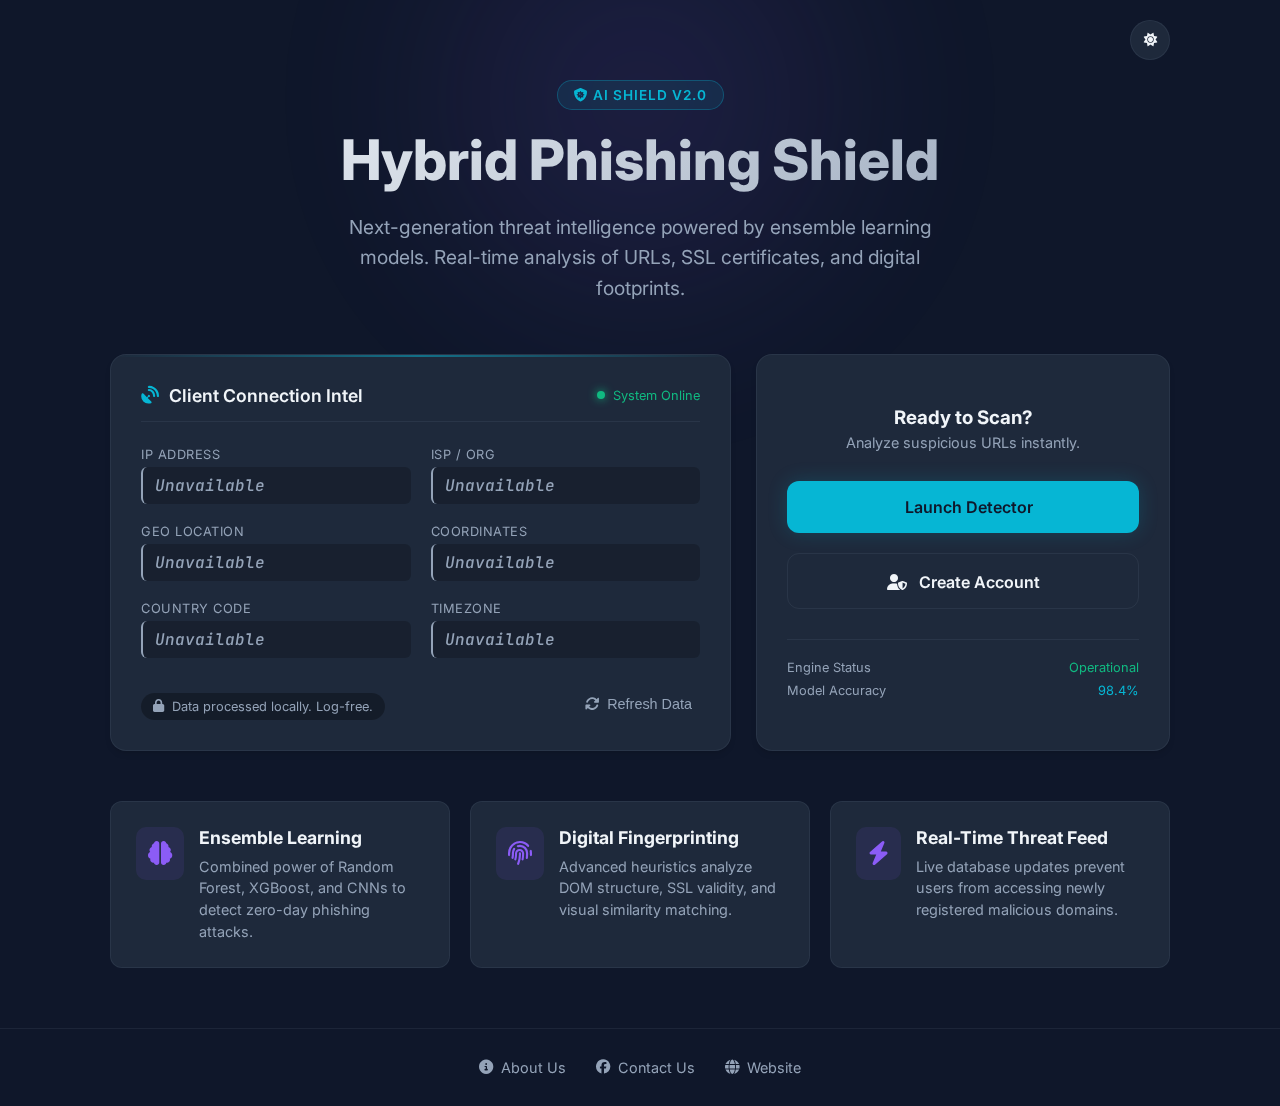
<file: templates/landing.html>
<!DOCTYPE html>
<html lang="en">
<head>
    <meta charset="UTF-8">
    <meta name="viewport" content="width=device-width, initial-scale=1.0">
    <title>AI Shield - Threat Intelligence & Phishing Defense</title>
    <link rel="stylesheet" href="https://cdnjs.cloudflare.com/ajax/libs/font-awesome/6.4.0/css/all.min.css">
    <link href="https://fonts.googleapis.com/css2?family=Inter:wght@300;400;600;800&family=JetBrains+Mono:wght@400;700&display=swap" rel="stylesheet">
    <style>
        :root {
            /* --- Dark Mode (Default) --- */
            --bg-body: #0f172a; /* Deep Navy */
            --bg-card: #1e293b; /* Slate Blue Card */
            --primary: #06b6d4; /* Cyan */
            --primary-glow: rgba(6, 182, 212, 0.4);
            --secondary: #8b5cf6; /* Violet */
            --text-main: #f1f5f9;
            --text-muted: #94a3b8;
            --success: #10b981;
            --danger: #ef4444;
            --border: rgba(148, 163, 184, 0.1);
            --bg-input: rgba(0,0,0,0.2);
            --text-contrast: #0f172a; /* Used for text on primary buttons */
        }

        /* --- Light Mode --- */
        body.light-mode {
            --bg-body: #f8f9fa;
            --bg-card: #ffffff;
            --primary: #0284c7; /* Darker blue for contrast */
            --primary-glow: rgba(2, 132, 199, 0.4);
            --secondary: #6366f1; /* Indigo */
            --text-main: #1f2937;
            --text-muted: #64748b;
            --success: #059669;
            --danger: #dc2626;
            --border: #e5e7eb;
            --bg-input: #f1f5f9;
            --text-contrast: #ffffff;
        }

        * {
            margin: 0;
            padding: 0;
            box-sizing: border-box;
        }

        body {
            font-family: 'Inter', sans-serif;
            background-color: var(--bg-body);
            color: var(--text-main);
            min-height: 100vh;
            display: flex;
            flex-direction: column; /* Changed to column for footer placement */
            align-items: center;
            overflow-x: hidden;
            background-image: 
                linear-gradient(var(--bg-body), var(--bg-body)),
                linear-gradient(90deg, var(--border) 1px, transparent 1px),
                linear-gradient(var(--border) 1px, transparent 1px);
            background-size: 100% 100%, 40px 40px, 40px 40px;
            transition: background-color 0.3s, color 0.3s;
        }

        /* Decorative glowing orb in background */
        .glow-orb {
            position: fixed;
            width: 600px;
            height: 600px;
            background: radial-gradient(circle, var(--secondary) 0%, transparent 70%);
            opacity: 0.15;
            filter: blur(80px);
            top: -200px;
            left: 50%;
            transform: translateX(-50%);
            z-index: -1;
            animation: pulse-glow 10s infinite alternate;
        }

        @keyframes pulse-glow {
            0% { opacity: 0.1; transform: translateX(-50%) scale(1); }
            100% { opacity: 0.2; transform: translateX(-50%) scale(1.1); }
        }

        .main-container {
            width: 100%;
            max-width: 1100px;
            padding: 20px;
            z-index: 1;
            flex-grow: 1; /* Allows main content to push footer down */
        }

        /* --- NEW: Top Controls Area --- */
        .top-controls {
            display: flex;
            justify-content: flex-end;
            margin-bottom: 20px;
        }

        .theme-toggle {
            background: var(--bg-card);
            border: 1px solid var(--border);
            color: var(--text-main);
            width: 40px; height: 40px;
            border-radius: 50%;
            display: flex;
            align-items: center;
            justify-content: center;
            cursor: pointer;
            transition: all 0.3s ease;
        }
        .theme-toggle:hover {
            border-color: var(--primary);
            color: var(--primary);
        }
        /* End NEW: Top Controls Area */

        /* Header Section */
        .header {
            text-align: center;
            margin-bottom: 50px;
            position: relative;
        }

        .badge {
            display: inline-block;
            padding: 6px 16px;
            background: rgba(6, 182, 212, 0.1);
            border: 1px solid rgba(6, 182, 212, 0.3);
            border-radius: 20px;
            color: var(--primary);
            font-size: 0.85rem;
            font-weight: 600;
            margin-bottom: 20px;
            letter-spacing: 1px;
            text-transform: uppercase;
        }

        h1 {
            font-size: 3.5rem;
            font-weight: 800;
            line-height: 1.1;
            margin-bottom: 20px;
            background: linear-gradient(135deg, var(--text-main) 0%, var(--text-muted) 100%);
            -webkit-background-clip: text;
            -webkit-text-fill-color: transparent;
             background-clip: text;
             color: transparent;
        }

        .subtitle {
            font-size: 1.2rem;
            color: var(--text-muted);
            max-width: 600px;
            margin: 0 auto;
            line-height: 1.6;
        }

        /* Dashboard Grid */
        .dashboard-grid {
            display: grid;
            grid-template-columns: 1.2fr 0.8fr;
            gap: 25px;
            margin-bottom: 50px;
        }

        /* Cards Generic Style */
        .glass-card {
            background: var(--bg-card);
            backdrop-filter: blur(12px);
            border: 1px solid var(--border);
            border-radius: 16px;
            padding: 30px;
            box-shadow: 0 4px 6px -1px rgba(0, 0, 0, 0.1), 0 2px 4px -1px rgba(0, 0, 0, 0.06);
            transition: transform 0.3s ease, border-color 0.3s ease;
        }

        .glass-card:hover {
            border-color: var(--primary-glow);
            transform: translateY(-2px);
        }

        /* Scanner / IP Section */
        .scanner-card {
            position: relative;
            overflow: hidden;
        }

        .scanner-header {
            display: flex;
            justify-content: space-between;
            align-items: center;
            margin-bottom: 25px;
            border-bottom: 1px solid var(--border);
            padding-bottom: 15px;
        }

        .scanner-title {
            font-size: 1.1rem;
            font-weight: 600;
            display: flex;
            align-items: center;
            gap: 10px;
        }

        .status-dot {
            width: 8px;
            height: 8px;
            background-color: var(--success);
            border-radius: 50%;
            box-shadow: 0 0 10px var(--success);
            animation: blink 2s infinite;
        }

        @keyframes blink { 50% { opacity: 0.5; } }

        .data-grid {
            display: grid;
            grid-template-columns: repeat(2, 1fr);
            gap: 20px;
        }

        .data-item {
            display: flex;
            flex-direction: column;
            gap: 5px;
        }

        .label {
            font-size: 0.8rem;
            color: var(--text-muted);
            text-transform: uppercase;
            letter-spacing: 0.5px;
        }

        .value {
            font-family: 'JetBrains Mono', monospace;
            font-size: 1rem;
            color: var(--primary);
            font-weight: 500;
            background: var(--bg-input);
            padding: 8px 12px;
            border-radius: 6px;
            border-left: 2px solid var(--primary);
            transition: border-left-color 0.3s, background 0.3s;
        }

        .value.loading {
            color: var(--text-muted);
            font-style: italic;
            border-left-color: var(--text-muted);
        }

        /* Scanning Line Animation */
        .scan-line {
            position: absolute;
            top: 0;
            left: 0;
            width: 100%;
            height: 2px;
            background: linear-gradient(90deg, transparent, var(--primary), transparent);
            animation: scan 3s linear infinite;
            opacity: 0.5;
            pointer-events: none;
        }

        @keyframes scan {
            0% { top: 0; opacity: 0; }
            10% { opacity: 1; }
            90% { opacity: 1; }
            100% { top: 100%; opacity: 0; }
        }

        /* Action Section (Right Side) */
        .actions-card {
            display: flex;
            flex-direction: column;
            justify-content: center;
            gap: 20px;
        }

        .btn {
            padding: 16px 24px;
            border-radius: 12px;
            font-weight: 600;
            text-decoration: none;
            text-align: center;
            transition: all 0.3s cubic-bezier(0.4, 0, 0.2, 1);
            display: flex;
            align-items: center;
            justify-content: center;
            gap: 12px;
            font-size: 1rem;
            cursor: pointer;
            border: none;
        }

        .btn-primary {
            background: var(--primary);
            color: var(--text-contrast);
            box-shadow: 0 0 20px rgba(6, 182, 212, 0.2);
        }

        .btn-primary:hover {
            background: #22d3ee;
            box-shadow: 0 0 30px rgba(6, 182, 212, 0.4);
            transform: translateY(-2px);
        }

        /* --- MODIFIED: Create Account Button with Hover Effect --- */
        .btn-secondary {
            background: transparent;
            border: 1px solid var(--border);
            color: var(--text-main);
            position: relative;
            overflow: hidden;
            height: 56px; /* Fixed height for animation */
        }

        .btn-secondary:hover {
            border-color: var(--primary);
            background: rgba(6, 182, 212, 0.05);
        }
        
        .btn-content-wrapper {
            position: absolute;
            top: 0;
            left: 0;
            width: 100%;
            height: 112px; /* Double the button height (56px * 2) */
            transition: transform 0.3s cubic-bezier(0.4, 0, 0.2, 1);
        }

        .btn-text-main, .btn-text-hover {
            height: 56px; /* Each segment is the button height */
            display: flex;
            align-items: center;
            justify-content: center;
            gap: 12px;
            width: 100%;
            padding: 16px 24px;
        }
        
        .btn-text-hover {
            font-size: 0.85rem;
            color: var(--primary);
            font-weight: 500;
        }

        .btn-secondary:hover .btn-content-wrapper {
            transform: translateY(-56px); /* Slides up exactly one segment (56px) */
        }
        /* End MODIFIED */

        .refresh-btn {
            background: transparent;
            color: var(--text-muted);
            border: none;
            font-size: 0.9rem;
            cursor: pointer;
            display: flex;
            align-items: center;
            gap: 8px;
            margin-top: auto;
            width: fit-content;
            padding: 8px;
            border-radius: 6px;
        }
        
        .refresh-btn:hover {
            color: var(--text-main);
            background: rgba(255,255,255,0.05);
        }

        /* Features Row */
        .features-row {
            display: grid;
            grid-template-columns: repeat(auto-fit, minmax(300px, 1fr));
            gap: 20px;
        }

        .feature-item {
            padding: 25px;
            background: var(--bg-card);
            border: 1px solid var(--border);
            border-radius: 12px;
            display: flex;
            align-items: flex-start;
            gap: 15px;
        }

        .feature-icon {
            font-size: 1.5rem;
            color: var(--secondary);
            background: rgba(139, 92, 246, 0.1);
            padding: 12px;
            border-radius: 10px;
        }

        .feature-content h4 {
            font-size: 1.1rem;
            margin-bottom: 8px;
            color: var(--text-main);
        }

        .feature-content p {
            font-size: 0.9rem;
            color: var(--text-muted);
            line-height: 1.5;
        }

        .privacy-pill {
            display: inline-flex;
            align-items: center;
            gap: 8px;
            font-size: 0.8rem;
            color: var(--text-muted);
            background: rgba(0,0,0,0.3);
            padding: 6px 12px;
            border-radius: 50px;
            margin-top: 15px;
        }

        /* --- NEW: Footer Style --- */
        footer {
            width: 100%;
            padding: 30px 20px;
            border-top: 1px solid var(--border);
            margin-top: 40px;
            text-align: center;
        }

        .footer-links {
            display: flex;
            justify-content: center;
            gap: 30px;
            flex-wrap: wrap;
        }

        .footer-link {
            color: var(--text-muted);
            text-decoration: none;
            font-size: 0.9rem;
            display: flex;
            align-items: center;
            gap: 8px;
            transition: color 0.2s, transform 0.2s;
        }

        .footer-link:hover {
            color: var(--primary);
            transform: translateY(-2px);
        }
        /* End NEW: Footer Style */

        /* Mobile Responsive */
        @media (max-width: 850px) {
            .dashboard-grid {
                grid-template-columns: 1fr;
            }
            
            h1 {
                font-size: 2.5rem;
            }

            .data-grid {
                grid-template-columns: 1fr;
            }
        }
    </style>
</head>
<body>

    <div class="glow-orb"></div>

    <div class="main-container">
        <div class="top-controls">
            <button class="theme-toggle" id="themeToggle" title="Toggle Light/Dark Mode">
                <i class="fas fa-sun"></i>
            </button>
        </div>
        
        <header class="header">
            <span class="badge"><i class="fas fa-shield-virus"></i> AI Shield v2.0</span>
            <h1>Hybrid Phishing Shield</h1>
            <p class="subtitle">Next-generation threat intelligence powered by ensemble learning models. 
            Real-time analysis of URLs, SSL certificates, and digital footprints.</p>
        </header>

        <div class="dashboard-grid">
            
            <div class="glass-card scanner-card">
                <div class="scan-line"></div>
                <div class="scanner-header">
                    <div class="scanner-title">
                        <i class="fas fa-satellite-dish" style="color: var(--primary);"></i>
                        <span>Client Connection Intel</span>
                    </div>
                    <div style="display: flex; align-items: center; gap: 8px;">
                        <span class="status-dot"></span>
                        <span style="font-size: 0.8rem; color: var(--success);">System Online</span>
                    </div>
                </div>

                <div class="data-grid">
                    <div class="data-item">
                        <span class="label">IP Address</span>
                        <div class="value loading" id="ipAddress">Initializing...</div>
                    </div>
                    <div class="data-item">
                        <span class="label">ISP / Org</span>
                        <div class="value loading" id="isp">Initializing...</div>
                    </div>
                    <div class="data-item">
                        <span class="label">Geo Location</span>
                        <div class="value loading" id="location">Initializing...</div>
                    </div>
                    <div class="data-item">
                        <span class="label">Coordinates</span>
                        <div class="value loading" id="coordinates">Initializing...</div>
                    </div>
                    <div class="data-item">
                        <span class="label">Country Code</span>
                        <div class="value loading" id="country">...</div>
                    </div>
                    <div class="data-item">
                        <span class="label">Timezone</span>
                        <div class="value loading" id="timezone">...</div>
                    </div>
                </div>

                <div style="display: flex; justify-content: space-between; align-items: flex-end; margin-top: 20px;">
                    <div class="privacy-pill">
                        <i class="fas fa-lock"></i>
                        <span>Data processed locally. Log-free.</span>
                    </div>
                    <button class="refresh-btn" onclick="refreshData()">
                        <i class="fas fa-sync-alt" id="refreshIcon"></i> Refresh Data
                    </button>
                </div>
            </div>

            <div class="glass-card actions-card">
                <div style="text-align: center; margin-bottom: 10px;">
                    <h3 style="margin-bottom: 5px;">Ready to Scan?</h3>
                    <p style="color: var(--text-muted); font-size: 0.9rem;">Analyze suspicious URLs instantly.</p>
                </div>
                
                <a href="/login" class="btn btn-primary">
                    <i class="fas fa-radar"></i> Launch Detector
                </a>
                
                <a href="/register" class="btn btn-secondary">
                    <div class="btn-content-wrapper">
                        <div class="btn-text-main">
                            <i class="fas fa-user-shield"></i> Create Account
                        </div>
                        <div class="btn-text-hover">
                            to check phishing websites
                        </div>
                    </div>
                </a>

                <div style="border-top: 1px solid var(--border); padding-top: 20px; margin-top: 10px;">
                    <div style="display: flex; justify-content: space-between; color: var(--text-muted); font-size: 0.8rem;">
                        <span>Engine Status</span>
                        <span style="color: var(--success);">Operational</span>
                    </div>
                    <div style="display: flex; justify-content: space-between; color: var(--text-muted); font-size: 0.8rem; margin-top: 8px;">
                        <span>Model Accuracy</span>
                        <span style="color: var(--primary);">98.4%</span>
                    </div>
                </div>
            </div>
        </div>

        <div class="features-row">
            <div class="feature-item">
                <div class="feature-icon"><i class="fas fa-brain"></i></div>
                <div class="feature-content">
                    <h4>Ensemble Learning</h4>
                    <p>Combined power of Random Forest, XGBoost, and CNNs to detect zero-day phishing attacks.</p>
                </div>
            </div>
            <div class="feature-item">
                <div class="feature-icon"><i class="fas fa-fingerprint"></i></div>
                <div class="feature-content">
                    <h4>Digital Fingerprinting</h4>
                    <p>Advanced heuristics analyze DOM structure, SSL validity, and visual similarity matching.</p>
                </div>
            </div>
            <div class="feature-item">
                <div class="feature-icon"><i class="fas fa-bolt"></i></div>
                <div class="feature-content">
                    <h4>Real-Time Threat Feed</h4>
                    <p>Live database updates prevent users from accessing newly registered malicious domains.</p>
                </div>
            </div>
        </div>
    </div>

    <footer>
        <div class="footer-links">
            <a href="https://himel-profile-showcase.lovable.app" target="_blank" class="footer-link">
                <i class="fas fa-info-circle"></i> About Us
            </a>
            <a href="https://www.facebook.com/iamibnsinahimel" target="_blank" class="footer-link">
                <i class="fab fa-facebook"></i> Contact Us
            </a>
            <a href="https://ibnsinahimel.blogspot.com/search/label/android%20studio%20program?&max-results=5" target="_blank" class="footer-link">
                <i class="fas fa-globe"></i> Website
            </a>
        </div>
    </footer>
    <script>
        // --- Theme Toggle Logic ---
        const themeToggle = document.getElementById('themeToggle');
        const themeIcon = themeToggle.querySelector('i');
        const body = document.body;

        // Check local storage for preference
        if (localStorage.getItem('theme') === 'light') {
            enableLightMode();
        }

        themeToggle.addEventListener('click', () => {
            if (body.classList.contains('light-mode')) {
                disableLightMode();
            } else {
                enableLightMode();
            }
        });

        function enableLightMode() {
            body.classList.add('light-mode');
            themeIcon.classList.replace('fa-sun', 'fa-moon');
            localStorage.setItem('theme', 'light');
        }

        function disableLightMode() {
            body.classList.remove('light-mode');
            themeIcon.classList.replace('fa-moon', 'fa-sun');
            localStorage.setItem('theme', 'dark');
        }
        // --- End Theme Toggle Logic ---


        // --- IP Detection Logic ---
        const ipServices = [
            { name: 'ipapi.co', url: 'https://ipapi.co/json/', detailed: true },
            { name: 'ipinfo.io', url: 'https://ipinfo.io/json', detailed: true },
            { name: 'geolocation-db', url: 'https://geolocation-db.com/json/', detailed: true },
            { name: 'ipify', url: 'https://api.ipify.org?format=json', detailed: false }
        ];

        async function init() {
            await getUserInfo();
        }

        async function refreshData() {
            const icon = document.getElementById('refreshIcon');
            icon.style.transform = 'rotate(360deg)';
            
            // Visual reset
            document.querySelectorAll('.value').forEach(el => {
                el.classList.add('loading');
                el.textContent = 'Scanning...';
            });

            await getUserInfo();
            
            setTimeout(() => {
                icon.style.transform = 'rotate(0deg)';
            }, 500);
        }

        async function getUserInfo() {
            for (const service of ipServices) {
                try {
                    const response = await fetch(service.url);
                    if (response.ok) {
                        const data = await response.json();
                        
                        if (service.detailed) {
                            updateUI(data);
                            return;
                        } else {
                            // If simple IP detected, fetch details separately
                            document.getElementById('ipAddress').textContent = data.ip;
                            document.getElementById('ipAddress').classList.remove('loading');
                            await getDetailedInfo(data.ip);
                        }
                        return;
                    }
                } catch (error) {
                    continue; // Try next service
                }
            }
            // Fallback if all fail
            document.querySelectorAll('.value').forEach(el => el.textContent = 'Unavailable');
        }

        async function getDetailedInfo(ip) {
            try {
                const res = await fetch(`https://ipapi.co/${ip}/json/`);
                const data = await res.json();
                updateUI(data);
            } catch (e) {
                console.log('Detailed lookup failed');
            }
        }

        function updateUI(data) {
            // Normalizing data fields across different APIs
            const ip = data.ip || data.IPv4;
            const city = data.city;
            const region = data.region || data.state;
            const country = data.country_name || data.country;
            const org = data.org || data.isp;
            const lat = data.latitude || (data.loc ? data.loc.split(',')[0] : null);
            const lon = data.longitude || (data.loc ? data.loc.split(',')[1] : null);

            setText('ipAddress', ip);
            setText('isp', org);
            setText('location', `${city}, ${region}`);
            setText('country', data.country_code || country);
            setText('timezone', data.timezone || 'N/A');
            setText('coordinates', lat && lon ? `${lat}, ${lon}` : 'N/A');
        }

        function setText(id, value) {
            const el = document.getElementById(id);
            if (el) {
                el.textContent = value || 'Unknown';
                el.classList.remove('loading');
                // Add a small flash effect
                el.style.color = '#fff';
                setTimeout(() => el.style.color = 'var(--primary)', 300);
            }
        }

        // Start on load
        window.addEventListener('DOMContentLoaded', init);
        // --- End IP Detection Logic ---
    </script>
</body>
</html>
</file>
